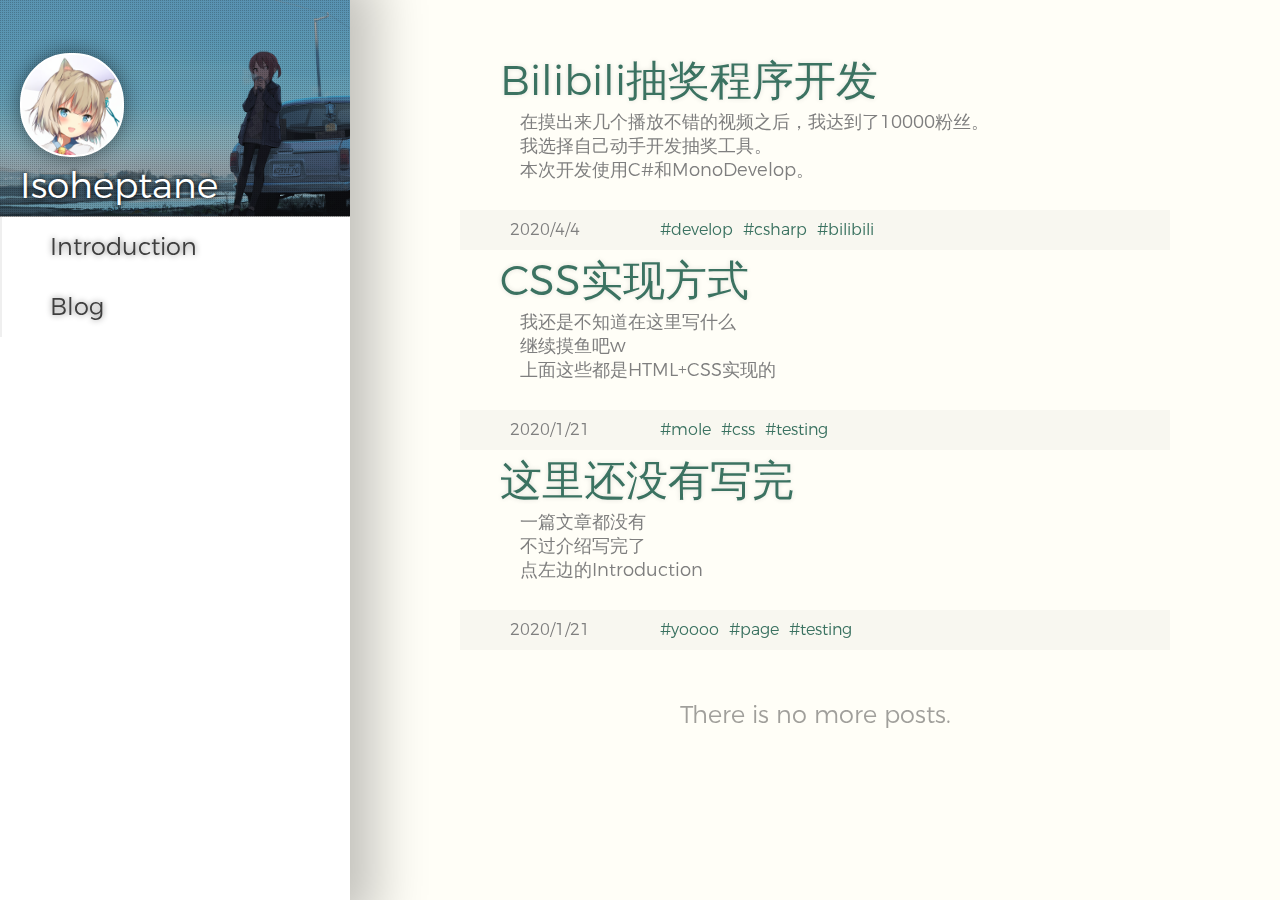
<file: blog.html>
<!DOCTYPE html>
<head>
    <link rel="stylesheet" href="style/universal.css">
    <script src="scripts/universal.js"></script>
    <title>七碳烷烃的blog</title>
</head>
<body id="body">

    <div id="sideMenu">
        <div id="sideMenu_top">
            <img id="sideMenu_image" src="resource/images/sidetop.png" width="100%">
            <div id="sideMenu_topMask"></div>
            <div id="sideMenu_picture">
                <img src="resource/images/a.png" width="100%">
            </div>
            <div id="sideMenu_name">Isoheptane</div>
        </div>
        <div id="sideMenu_menu">
            <div class="sideMenu_elements" onclick="jump('introduction.html')"">
                <div class="sideMenu_ele_bg">
                    <div class="sideMenu_ele_text">
                        Introduction
                    </div>
                </div>
            </div>
            <div class="sideMenu_elements" onclick="jump('blog.html')">
                <div class="sideMenu_ele_bg">
                    <div class="sideMenu_ele_text">
                        Blog
                    </div>
                </div>
            </div>
        </div>
    </div>

    <div id="content">
        <div class="postbox">
            <div class="postbox_title" onclick="jump('pages/bilibili_prize.html')">Bilibili抽奖程序开发</div>
            <div class="postbox_content">
                在摸出来几个播放不错的视频之后，我达到了10000粉丝。<br>
                我选择自己动手开发抽奖工具。<br>
                本次开发使用C#和MonoDevelop。<br>
            </div>
            <div class="postbox_tag">
                <p class="postbox_tag_date">
                    2020/4/4
                </p>
                <p class="postbox_tag_tags">
                    <span class="postbox_tag_t" onmouseup="jump('pages/cat/sss.html')">#develop</span>
                    <span class="postbox_tag_t">#csharp</span>
                    <span class="postbox_tag_t">#bilibili</span>
                </p>
            </div>
            <div class="postbox_anim"></div>
        </div>
        
        <div class="postbox">
            <div class="postbox_title" onclick="jump('pages/article/htmlstatics.html')">CSS实现方式</div>
            <div class="postbox_content">
                我还是不知道在这里写什么<br>
                继续摸鱼吧w<br>
                上面这些都是HTML+CSS实现的<br>
            </div>
            <div class="postbox_tag">
                <p class="postbox_tag_date">
                    2020/1/21
                </p>
                <p class="postbox_tag_tags">
                    <span class="postbox_tag_t" onmouseup="jump('pages/cat/sss.html')">#mole</span>
                    <span class="postbox_tag_t">#css</span>
                    <span class="postbox_tag_t">#testing</span>
                </p>
            </div>
            <div class="postbox_anim"></div>
        </div>

        <div class="postbox">
            <div class="postbox_title" onclick="jump('pages/article/htmlstatics.html')">这里还没有写完</div>
            <div class="postbox_content">
                一篇文章都没有<br>
                不过介绍写完了<br>
                点左边的Introduction<br>
            </div>
            <div class="postbox_tag">
                <p class="postbox_tag_date">
                    2020/1/21
                </p>
                <p class="postbox_tag_tags">
                    <span class="postbox_tag_t" onmouseup="jump('pages/cat/sss.html')">#yoooo</span>
                    <span class="postbox_tag_t">#page</span>
                    <span class="postbox_tag_t">#testing</span>
                </p>
            </div>
            <div class="postbox_anim"></div>
        </div>

        <div id="content_end">
            There is no more posts.
        </div>
    </div>

    <div id="font"></div>
</body>
</file>
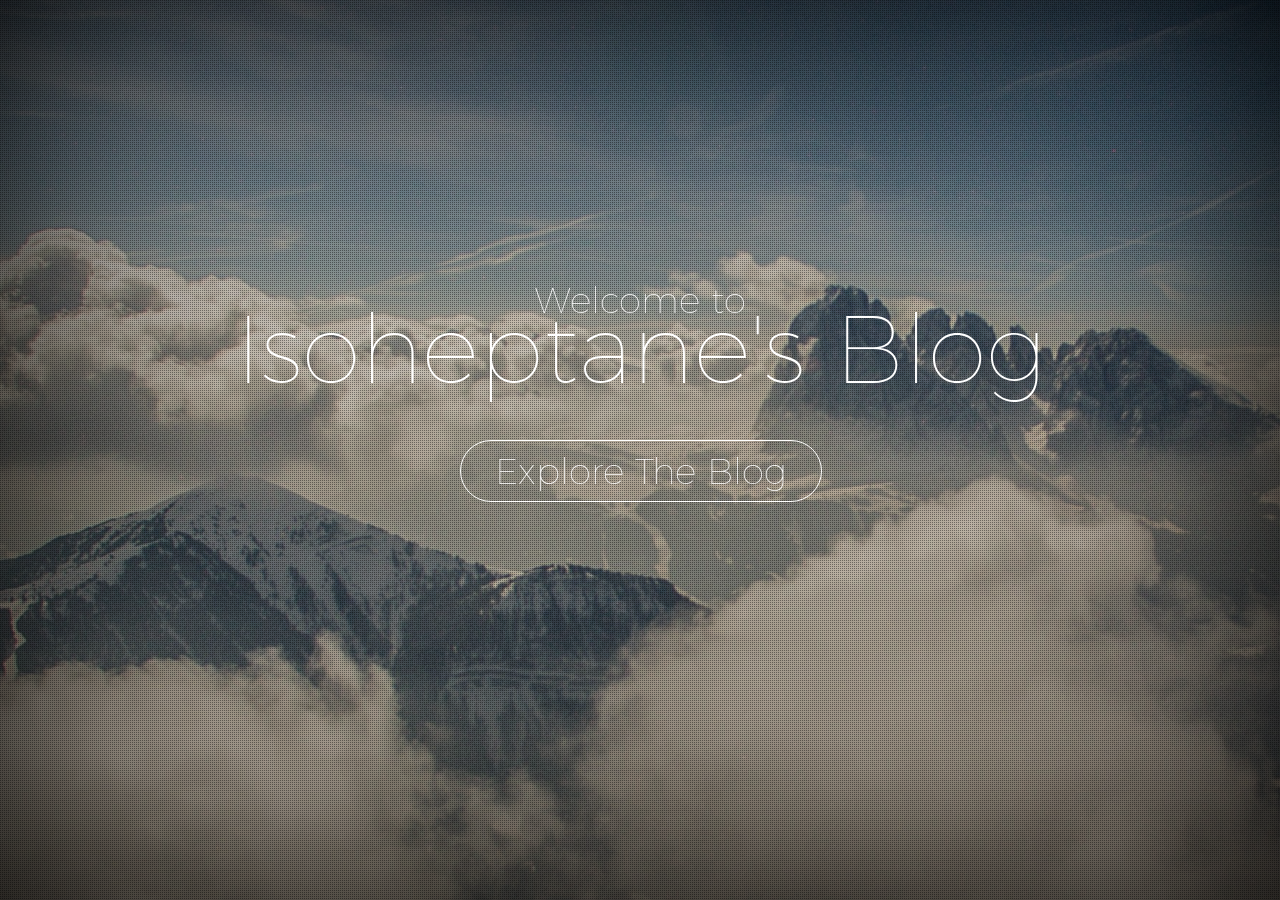
<file: index_deprecated.html>
<!DOCTYPE html>
<head>
    <link rel="stylesheet" href="style/universal.css">
    <link rel="stylesheet" href="style/index.css">
</head>
<body id="body">
    <div id="banner_border">
        <img id="banner_image" src="resource/images/index.jpg" height="150%">
        <div id="banner_mask"></div>
        <div id="banner_darkMask"></div>
        <div id="banner_text">
            <div id="banner_subtitle">
                Welcome to
            </div>
            <div id="banner_title">
                Isoheptane's Blog
            </div>
            <div id="banner_button" onclick="window.location.href = 'blog.html'">
                Explore The Blog
            </div>
        </div>
    </div>
</body>
</file>
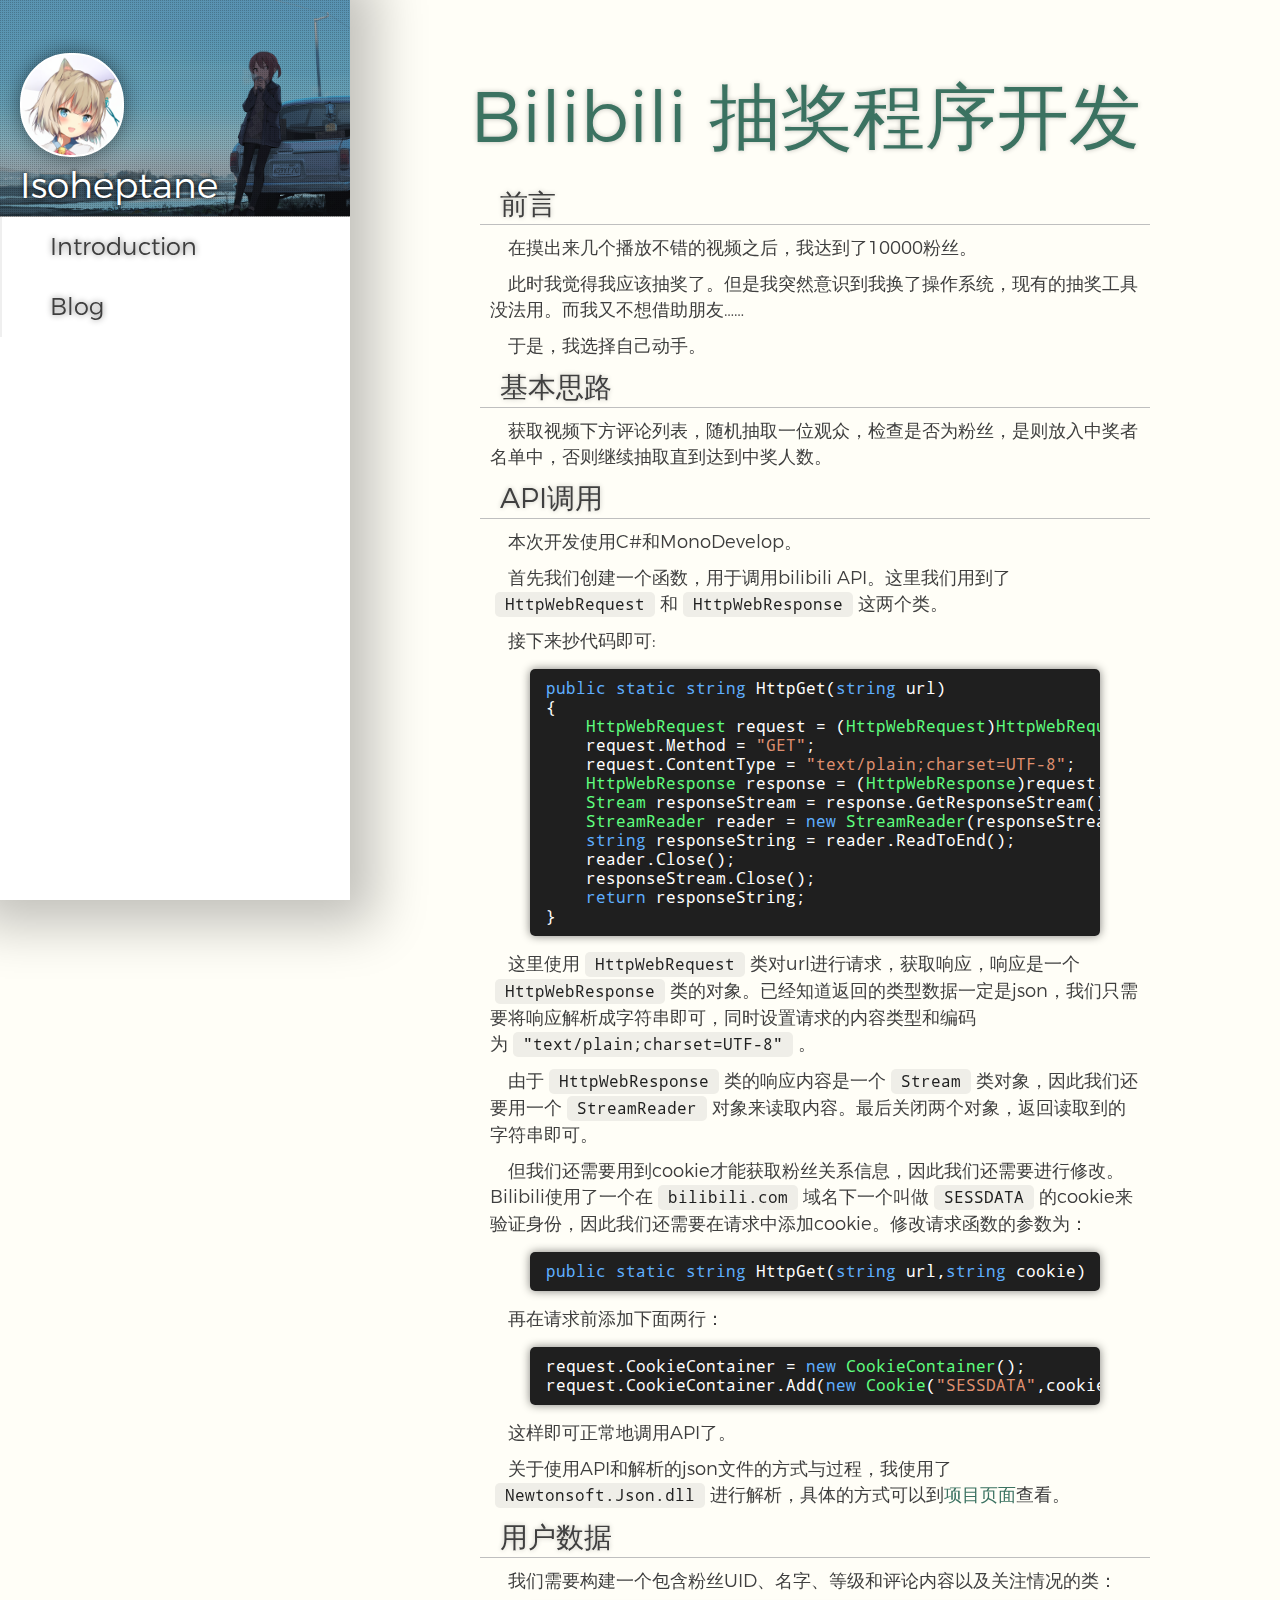
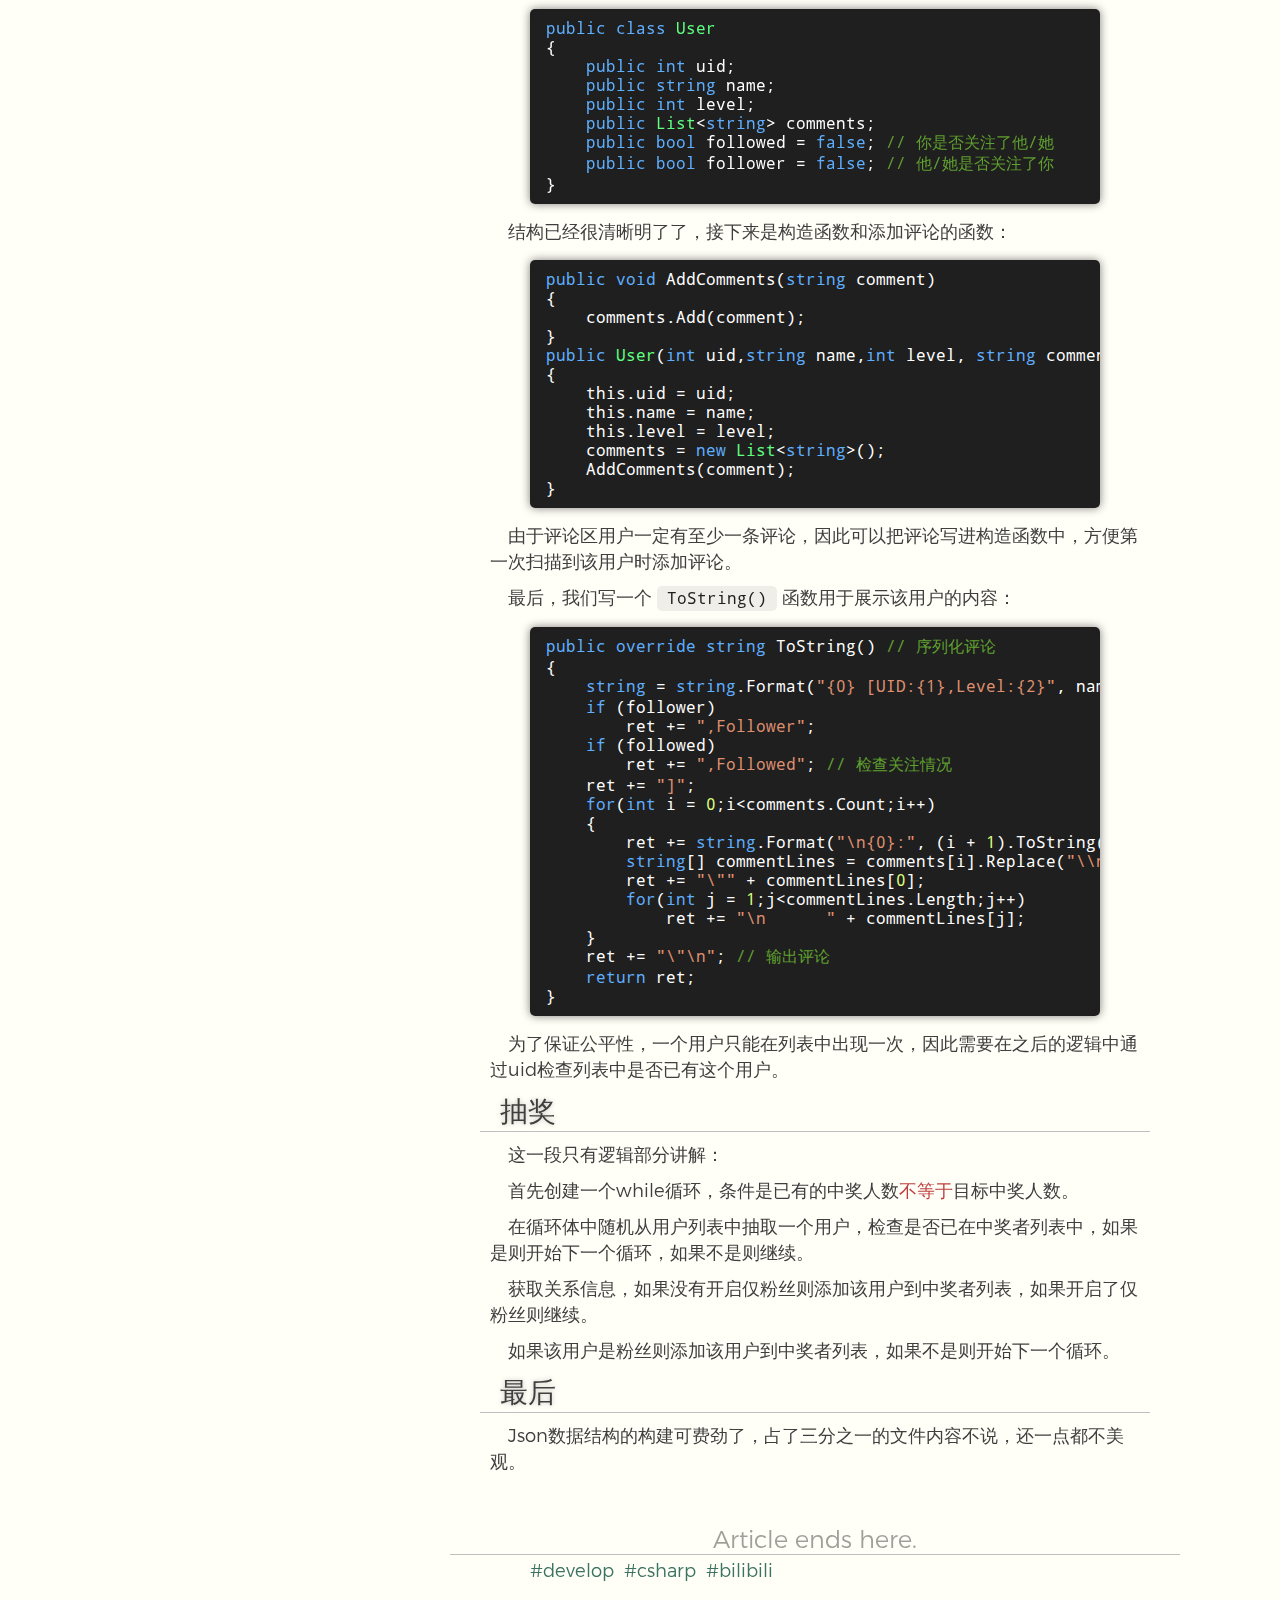
<file: pages/bilibili_prize.html>
<!DOCTYPE html>
<head>
    <link rel="stylesheet" href="../style/universal.css">
    <link rel="stylesheet" href="../style/article.css">
    <link rel="stylesheet" href="../style/code.css">
    <script src="../scripts/universal.js"></script>
    <title>Bilibili 抽奖程序开发 | 七碳烷烃</title>
</head>
<body id="body">

    <div id="sideMenu">
        <div id="sideMenu_top">
            <img id="sideMenu_image" src="../resource/images/sidetop.png" width="100%">
            <div id="sideMenu_topMask"></div>
            <div id="sideMenu_picture">
                <img src="../resource/images/a.png" width="100%">
            </div>
            <div id="sideMenu_name">Isoheptane</div>
        </div>
        <div id="sideMenu_menu">
            <div class="sideMenu_elements" onclick="jump('../introduction.html')">
                <div class="sideMenu_ele_bg">
                    <div class="sideMenu_ele_text">
                        Introduction
                    </div>
                </div>
            </div>
            <div class="sideMenu_elements" onclick="jump('../blog.html')">
                <div class="sideMenu_ele_bg">
                    <div class="sideMenu_ele_text">
                        Blog
                    </div>
                </div>
            </div>
        </div>
    </div>

    <div id="content">
        <div class="title">Bilibili 抽奖程序开发</div>
        <div class="article">


            <div class="subtitle">前言</div>
            <hr color="#bfbfbf" size="1">
            <p>
                在摸出来几个播放不错的视频之后，我达到了10000粉丝。
            </p>
            <p>
                此时我觉得我应该抽奖了。但是我突然意识到我换了操作系统，现有的抽奖工具没法用。而我又不想借助朋友……
            </p>
            <p>
                于是，我选择自己动手。
            </p>
            <div class="subtitle">基本思路</div>
            <hr color="#bfbfbf" size="1">
            <p>
                获取视频下方评论列表，随机抽取一位观众，检查是否为粉丝，是则放入中奖者名单中，否则继续抽取直到达到中奖人数。
            </p>


            <div class="subtitle">API调用</div>
            <hr color="#bfbfbf" size="1">
            <p>
                本次开发使用C#和MonoDevelop。
            </p>
            <p>
                首先我们创建一个函数，用于调用bilibili API。这里我们用到了<span class="code">HttpWebRequest</span>和<span class="code">HttpWebResponse</span>这两个类。
            </p>
            <p>
                接下来抄代码即可:
            </p>
                <pre>
<span class="codes keyword">public static string</span> HttpGet(<span class="codes keyword">string</span> url)
{
    <span class="codes class">HttpWebRequest</span> request = (<span class="codes class">HttpWebRequest</span>)<span class="codes class">HttpWebRequest</span>.Create(url);
    request.Method = <span class="codes string">"GET"</span>;
    request.ContentType = <span class="codes string">"text/plain;charset=UTF-8"</span>;
    <span class="codes class">HttpWebResponse</span> response = (<span class="codes class">HttpWebResponse</span>)request.GetResponse();
    <span class="codes class">Stream</span> responseStream = response.GetResponseStream();
    <span class="codes class">StreamReader</span> reader = <span class="codes keyword">new</span> <span class="codes class">StreamReader</span>(responseStream, Encoding.GetEncoding(<span class="codes string">"utf-8"</span>));
    <span class="codes keyword">string</span> responseString = reader.ReadToEnd();
    reader.Close();
    responseStream.Close();
    <span class="codes keyword">return</span> responseString;
}</pre>
            <p>
                这里使用<span class="code">HttpWebRequest</span>类对url进行请求，获取响应，响应是一个<span class="code">HttpWebResponse</span>类的对象。已经知道返回的类型数据一定是json，我们只需要将响应解析成字符串即可，同时设置请求的内容类型和编码为<span class="code">"text/plain;charset=UTF-8"</span>。
            </p>
            <p>
                由于<span class="code">HttpWebResponse</span>类的响应内容是一个<span class="code">Stream</span>类对象，因此我们还要用一个<span class="code dark_class">StreamReader</span>对象来读取内容。最后关闭两个对象，返回读取到的字符串即可。
            </p>
            <p>
                但我们还需要用到cookie才能获取粉丝关系信息，因此我们还需要进行修改。Bilibili使用了一个在<span class="code">bilibili.com</span>域名下一个叫做<span class="code">SESSDATA</span>的cookie来验证身份，因此我们还需要在请求中添加cookie。修改请求函数的参数为：
            </p>
            <pre>
<span class="codes keyword">public static string</span> HttpGet(<span class="codes keyword">string</span> url,<span class="codes keyword">string</span> cookie)</pre>
            <p>
                再在请求前添加下面两行：
            </p>
            <pre>
request.CookieContainer = <span class="codes keyword">new</span> <span class="codes class">CookieContainer</span>();
request.CookieContainer.Add(<span class="codes keyword">new</span> <span class="codes class">Cookie</span>(<span class="codes string">"SESSDATA"</span>,cookie,<span class="codes string">"/"</span>,<span class="codes string">"bilibili.com"</span>));</pre>
            <p>
                这样即可正常地调用API了。
            </p>
            <p>
                关于使用API和解析的json文件的方式与过程，我使用了<span class="code">Newtonsoft.Json.dll</span>进行解析，具体的方式可以到<a href="https://github.com/c7aerospace/BilibiliPrize">项目页面</a>查看。
            </p>


            <div class="subtitle">用户数据</div>
            <hr color="#bfbfbf" size="1">
            <p>
                我们需要构建一个包含粉丝UID、名字、等级和评论内容以及关注情况的类：
            </p>
<pre>
<span class="codes keyword">public class</span> <span class="codes class">User</span>
{
    <span class="codes keyword">public int</span> uid;
    <span class="codes keyword">public string</span> name;
    <span class="codes keyword">public int</span> level;
    <span class="codes keyword">public</span> <span class="codes class">List</span>&lt;<span class="codes keyword">string</span>&gt; comments;
    <span class="codes keyword">public bool</span> followed = <span class="codes keyword">false</span>; <span class="codes comments">// 你是否关注了他/她</span>
    <span class="codes keyword">public bool</span> follower = <span class="codes keyword">false</span>; <span class="codes comments">// 他/她是否关注了你</span>
}</pre>
            <p>
                结构已经很清晰明了了，接下来是构造函数和添加评论的函数：
            </p>
<pre>
<span class="codes keyword">public void</span> AddComments(<span class="codes keyword">string</span> comment)
{
    comments.Add(comment);
}
<span class="codes keyword">public</span> <span class="codes class">User</span>(<span class="codes keyword">int</span> uid,<span class="codes keyword">string</span> name,<span class="codes keyword">int</span> level, <span class="codes keyword">string</span> comment)
{
    this.uid = uid;
    this.name = name;
    this.level = level;
    comments = <span class="codes keyword">new</span> <span class="codes class">List</span>&lt;<span class="codes keyword">string</span>&gt;();
    AddComments(comment);
}
</pre>
            <p>
                由于评论区用户一定有至少一条评论，因此可以把评论写进构造函数中，方便第一次扫描到该用户时添加评论。
            </p>
            <p>
                最后，我们写一个<span class="code">ToString()</span>函数用于展示该用户的内容：
            </p>
<pre>
<span class="codes keyword">public override string</span> ToString() <span class="codes comments">// 序列化评论</span>
{
    <span class="codes keyword">string</span> = <span class="codes keyword">string</span>.Format(<span class="codes string">"{0} [UID:{1},Level:{2}"</span>, name, uid, level); <span class="codes comments">// 这一段首先会输出基本的信息</span>
    <span class="codes keyword">if</span> (follower)
        ret += <span class="codes string">",Follower"</span>;
    <span class="codes keyword">if</span> (followed)
        ret += <span class="codes string">",Followed"</span>; <span class="codes comments">// 检查关注情况</span>
    ret += <span class="codes string">"]"</span>;
    <span class="codes keyword">for</span>(<span class="codes keyword">int</span> i = <span class="codes num">0</span>;i&lt;comments.Count;i++)
    {
        ret += <span class="codes keyword">string</span>.Format(<span class="codes string">"\n{0}:"</span>, (i + <span class="codes num">1</span>).ToString().PadLeft(<span class="codes num">4</span>));
        <span class="codes keyword">string</span>[] commentLines = comments[i].Replace(<span class="codes string">"\\n"</span>, <span class="codes string">"\n"</span>).Split(<span class="codes string">'\n'</span>);
        ret += <span class="codes string">"\""</span> + commentLines[<span class="codes num">0</span>];
        <span class="codes keyword">for</span>(<span class="codes keyword">int</span> j = <span class="codes num">1</span>;j&lt;commentLines.Length;j++)
            ret += <span class="codes string">"\n      "</span> + commentLines[j];
    }
    ret += <span class="codes string">"\"\n"</span>; <span class="codes comments">// 输出评论</span>
    <span class="codes keyword">return</span> ret;
}
</pre>
            <p>
                为了保证公平性，一个用户只能在列表中出现一次，因此需要在之后的逻辑中通过uid检查列表中是否已有这个用户。
            </p>
            <div class="subtitle">抽奖</div>
            <hr color="#bfbfbf" size="1">
            <p>
                这一段只有逻辑部分讲解：
            </p>
            <p>
                首先创建一个while循环，条件是已有的中奖人数<span class="red">不等于</span>目标中奖人数。
            </p>
            <p>
                在循环体中随机从用户列表中抽取一个用户，检查是否已在中奖者列表中，如果是则开始下一个循环，如果不是则继续。
            </p>
            <p>
                获取关系信息，如果没有开启仅粉丝则添加该用户到中奖者列表，如果开启了仅粉丝则继续。
            </p>
            <p>
                如果该用户是粉丝则添加该用户到中奖者列表，如果不是则开始下一个循环。
            </p>
            <div class="subtitle">最后</div>
            <hr color="#bfbfbf" size="1">
            <p>
                Json数据结构的构建可费劲了，占了三分之一的文件内容不说，还一点都不美观。
            </p>
        </div>
        <div id="footer">
            Article ends here.
            <hr color="#bfbfbf" size="1">
            <div id="tags">
                <a class="tag">#develop</a>
                <a class="tag">#csharp</a>
                <a class="tag">#bilibili</a>
            </div>
        </div>
    </div>
</body>
</file>
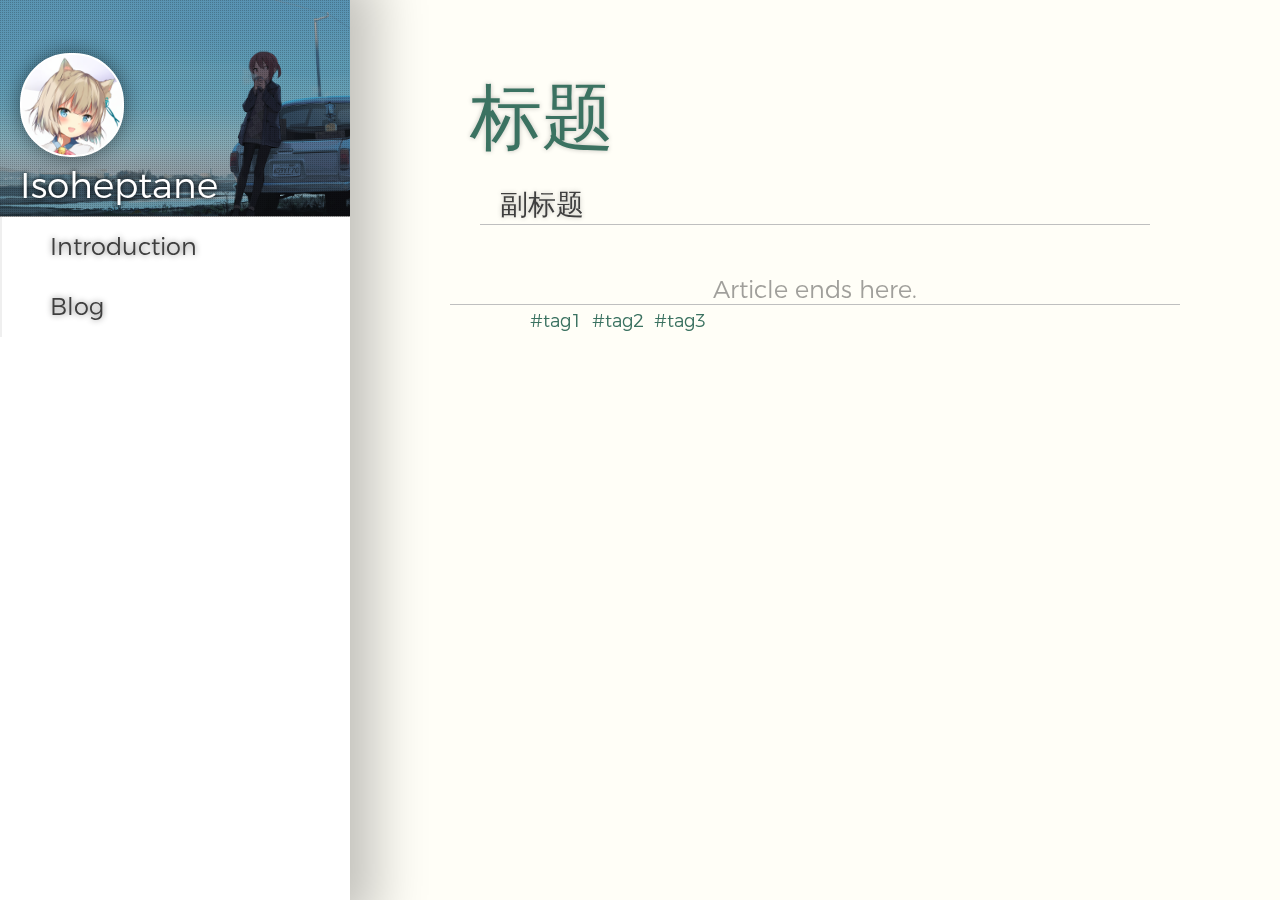
<file: pages/template.html>
<!DOCTYPE html>
<head>
    <link rel="stylesheet" href="../style/universal.css">
    <link rel="stylesheet" href="../style/article.css">
    <script src="../scripts/universal.js"></script>
</head>
<body id="body">

    <div id="sideMenu">
        <div id="sideMenu_top">
            <img id="sideMenu_image" src="../resource/images/sidetop.png" width="100%">
            <div id="sideMenu_topMask"></div>
            <div id="sideMenu_picture">
                <img src="../resource/images/a.png" width="100%">
            </div>
            <div id="sideMenu_name">Isoheptane</div>
        </div>
        <div id="sideMenu_menu">
            <div class="sideMenu_elements" onclick="jump('../introduction.html')">
                <div class="sideMenu_ele_bg">
                    <div class="sideMenu_ele_text">
                        Introduction
                    </div>
                </div>
            </div>
            <div class="sideMenu_elements" onclick="jump('../blog.html')">
                <div class="sideMenu_ele_bg">
                    <div class="sideMenu_ele_text">
                        Blog
                    </div>
                </div>
            </div>
        </div>
    </div>

    <div id="content">
        <div class="title">标题</div>
        <div class="article">
            <div class="subtitle">副标题</div>
            <hr color="#bfbfbf" size="1">
        </div>
        <div id="footer">
            Article ends here.
            <hr color="#bfbfbf" size="1">
            <div id="tags">
                <a class="tag">#tag1</a>
                <a class="tag">#tag2</a>
                <a class="tag">#tag3</a>
            </div>
        </div>
    </div>
</body>
</file>
<file: style/universal.css>
*{
    font-family: '_Montserrat Light';
    color: #1F1F1F;
    backface-visibility: hidden;
}
*::selection{
    background-color: #0000001F;
    mix-blend-mode: multiply;
}
@font-face{
    font-family: '_Montserrat Light';
    src:url("../resource/fonts/Montserrat-Light.otf");
}
@font-face{
    font-family: '_Montserrat Thin';
    src:url("../resource/fonts/Montserrat-Thin.otf");
}
@font-face{
    font-family: '_Noto Mono';
    src:url("../resource/fonts/NotoMono-Regular.ttf");
}
#body{
    background-color: #fffef7;
}
#sideMenu{
    position: fixed;
    left: 0px;
    top: 0px;
    bottom: 0px;
    width: 350px;
    background-color: white;
    box-shadow: #0000003f 0px 0px 50px 25px;
    overflow: hidden;
}
#sideMenu_top{
    position: absolute;
    left: 0px;
    right: 0px;
    top: 0px;
    height: 217px;
    user-select: none;
}
#sideMenu_topMask{
    position: absolute;
    left: 0px;
    right: 0px;
    top: 0px;
    bottom: 0px;
    background-color: #0000007f;
    background-image: url("../resource/images/mask.png");
    opacity: 33%;
}
#sideMenu_image{
    border-bottom: 1px solid #0000003f;
}
#sideMenu_picture{
    position: absolute;
    left: 20px;
    bottom: 60px;
    width: 100px;
    height: 100px;
    background-color: white;
    border-radius: 50px;
    border: 2px solid white;
    overflow: hidden;
    box-shadow: #0000007f 0px 0px 20px 0px;
    transition: 0.15s;
    user-select: none;
}
#sideMenu_picture:hover{
    left: 15px;
    bottom: 55px;
    width: 110px;
    height: 110px;
    border-radius: 55px;
    box-shadow: #000000 0px 0px 20px 0px;
}
#sideMenu_picture:active{
    box-shadow: #ffffff 0px 0px 20px 0px;
}
#sideMenu_name{
    position: absolute;
    left: 20px;
    bottom: 10px;
    font-family: '_Montserrat Light';
    font-size: 36px;
    color: white;
    text-shadow: 0px 0px 5px #000000 ;
    user-select: none;
}
#sideMenu_menu{
    position: absolute;
    left: 0px;
    right: 0px;
    top: 217px;
}
.sideMenu_elements{
    height: 60px;
    font-family: '_Montserrat Light';
    font-size: 24px;
    cursor: pointer;
    user-select: none;
    /*border-bottom: 1px solid #0000003F;*/
}
.sideMenu_ele_bg{
    position: relative;
    left: 0px;
    top: 0px;
    height: 60px;
    width: 2px;
    background-color: #efefef;
    transition: 0.4s;
    z-index: 1;
}
.sideMenu_elements:hover .sideMenu_ele_bg{
    width: 350px;
}
.sideMenu_elements:active .sideMenu_ele_bg{
    background-color: #FFDFDF;
}
.sideMenu_ele_text{
    position: relative;
    left: 50px;
    width: 300px;
    color: #3f3f3f;
    text-shadow: 0px 0px 6px #0000007F ;
    line-height: 60px;
}
#content{
    position: absolute;
    left: 450px;
    top: 50px;
    right: 100px;
}
#content_end{
    position: relative;
    left: 0px;
    right: 0px;
    bottom: 0px;
    margin-top: 50px;
    font-family: '_Montserrat Light';
    font-size: 24px;
    text-align: center;
    color: #0000005f;
}
.postbox{
    margin-left: 10px;
    margin-right: 10px;
    padding-left: 10px;
    padding-right: 10px;
    left: 0px;
    right: 0px;
    height: 200px;
    /* border-bottom: 0px #bfbfbf solid; */ /* This style is deprecated because of it's terrible effects */
    box-shadow: #3b72613f 0px 0px 0px 0px;
    overflow: hidden;
}
.postbox_anim{
    position: relative;
    width: 0px;
    height: 200px;
    left: -10px;
    top: -200px;
    background-color: #3b7261;
    box-shadow: #3b72613f 0px 0px 0px 0px;
    transition: 0.15s;
    transition-timing-function: cubic-bezier(0.5,0.7,0.5,1);
    /*mix-blend-mode: multiply;*/
}
.postbox:hover .postbox_anim{
    width: 10px;
    background-color: #3b7261;
    box-shadow: #3b72613f 0px 0px 20px 10px;
}
.postbox_title{
    padding-left: 30px;
    margin-top: 0px;
    margin-bottom: 0px;
    font-size: 42px;
    color: #3b7261;
    height: 60px;
    text-shadow: 0px 0px 5px #0000001f;
    transition: 0.05s;
    cursor: pointer;
    user-select: none;
    font-style: normal;
    line-height: 60px;
    transition: 0.2s;
}
.postbox_title:hover
{
    color: #4b9271;
    text-shadow: 0px 0px 5px #6bb2917f;
}
.postbox_content{
    margin-left: 30px;
    padding-left: 20px;
    font-size: 18px;
    color: #7f7f7f;
    overflow: hidden;
    text-overflow: ellipsis;
    height: 100px;
}
.postbox_tag{
    position: relative;
    right: 10px;
    padding-left: 20px;
    padding-right: 20px;
    font-size: 16px;
    background-color: #00000007;
    height: 40px;
    width: 100%;
}
.postbox_tag_date{
    position: absolute;
    color: #7f7f7f;
    left: 30px;
    height: 40px;
    width: 100px;
    margin-top: 0px;
    margin-bottom: 0px;
    margin-left: 20px;
    line-height: 40px;
}
.postbox_tag_tags{
    position: absolute;

    left: 200px;
    width: 100px;
    margin-top: 0px;
    margin-bottom: 0px;
    height: 40px;
    width: 300px;
    line-height: 40px;
}
.postbox_tag_t{
    color: #3b7261;
    height: 28px;
    transition: 0.05s;
    margin-right: 5px;
    cursor: pointer;
}
.postbox_tag_t:hover{
    color: #41c199;
    height: 28px;
}
#font{
    mix-blend-mode: multiply;
}
</file>
<file: style/index.css>
#body{
    background-color: #FFFFFF;
}
#banner_border{
    position: absolute;
    left: 0px;
    top: 0px;
    right: 0px;
    bottom: 0px;
    overflow: hidden;
    align-content: center;
}
#banner_mask{
    position: absolute;
    left: 0px;
    right: 0px;
    top: 0px;
    bottom: 0px;
    background-color: #0000005F;
    background-image: url("../resource/images/mask.png");
    opacity: 50%;
}
#banner_image{
    position: relative;
    left: -25%;
    top: -10%;
    transition: 10s;
}
#banner_border:hover #banner_image{
    left: -40%;
    top: -22.5%;
    height: 180%;
}
#banner_text
{
    position: absolute;
    left: 0%;
    right: 0%;
    top: calc(37.5% - 48px);
    bottom: 0%;
}
#banner_darkMask
{
    position: absolute;
    left: 0px;
    right: 0px;
    top: 0px;
    bottom: 0px;
    box-shadow: inset 0px 0px 300px 0px #000000;
}
#banner_title
{
    position: absolute;
    top: 0px;
    left: 0px;
    right: 0px;
    text-align: center;
    font-family: '_Montserrat Thin';
    font-size: 96px;
    color: white;
    user-select: none;
}
#banner_subtitle
{
    position: absolute;
    top: -12px;
    left: 0px;
    right: 0px;
    text-align: center;
    font-family: '_Montserrat Thin';
    font-size: 36px;
    color: white;
    user-select: none;
}
#banner_button
{
    position: absolute;
    top: 150px;
    left: calc(50% - 180px);
    width: 360px;
    height: 60px;
    border-radius: 32px;
    border: 1px solid white;
    background-color: #00000000;
    text-align: center;
    font-family: '_Montserrat Thin';
    font-size: 36px;
    color: white;
    user-select: none;
    cursor: pointer;
    transition: 0.2s;
    mix-blend-mode: screen;
    line-height: 60px;
}
#banner_button:hover{
    background-color: white;
    color: black;
}
</file>
<file: style/article.css>
.title{
    color: #3b7261;
    font-size: 72px;
    padding-left: 20px;
    margin-top: 20px;
    margin-bottom: 20px;
    text-shadow: 0px 0px 5px #0000003f;
}
.subtitle{
    color: #3f3f3f;
    font-size: 28px;
    padding-left: 20px;
    margin-top: 0px;
    margin-bottom: 0px;
    text-shadow: 0px 0px 5px #0000003f;
}
.article{
    padding-left: 30px;
    padding-right: 30px;
    font-size: 18px;
    color: #3f3f3f;
}
p{
    color: #3f3f3f;
    padding-left: 10px;
    padding-right: 10px;
    margin-top: 10px;
    margin-bottom: 10px;
    text-indent: 18px;
    line-height: 26px;
}
.reference{
    margin-left: 50px;
    margin-right: 50px;
    text-align: center;
    height: 80px;
    background-color: #0000000f;
    color: #5f5f5f;
    font-size: 24px;
    font-style: italic;
}
hr{
    margin-top: 0px;
    margin-bottom: 5px;
}
.darken{
    color: #9f9f9f;
}
.red{
    color: #bf3f3f;
}
.green{
    color: #3fbf7f;
}
.blue{
    color: #3f7fbf;
}
.black{
    color: #1f1f1f;
}
.italic{
    font-style: italic;
}
.picture{
    box-shadow: 0px 0px 5px 2px #0000003f;
}
a,a:link,a:visited,a:active{
    color: #3b7261;
    text-decoration: none;
    transition: 0.05s;
}
a:hover{
    color: #41c199;
}
#footer{
    margin-top: 50px;
    height: 50px;
    text-align: center;
    font-size: 24px;
    color: #0000005f;
}
#tags{
    height: 50px;
    text-align: left;
    font-size: 18px;
    margin-bottom: 50px;
    padding-left: 80px;
}
.tag{
    color: #3b7261;
    transition: 0.05s;
    margin-right: 5px;
    cursor: pointer;
}
.tag:hover{
    color: #41c199;
}

@font-face{
    font-family: '_Noto Mono';
    src:url("../resource/fonts/NotoMono-Regular.ttf");
}

pre{
    font-size: 16px;
    font-family: '_Noto Mono';
    background-color: #1f1f1f;
    border-radius: 5px;
    color: #ffffff;
    padding-left: 16px;
    padding-right: 16px;
    padding-top: 10px;
    padding-bottom: 10px;
    margin-left: 50px;
    margin-right: 50px;
    margin-top: 15px;
    margin-bottom: 15px;
    box-shadow: #0000007f 0px 0px 10px;
    overflow: auto;
}
pre::selection{
    background-color: #FFFFFF1F;
    mix-blend-mode: screen;
}
.code{
    font-size: 16px;
    font-family: '_Noto Mono';
    background-color: #7f7f7f1f;
    border-radius: 5px;
    color: #1f1f1f;
    padding-left: 10px;
    padding-right: 10px;
    padding-top: 3px;
    padding-bottom: 3px;
    margin-left: 5px;
    margin-right: 5px;
    margin-top: 10px;
    margin-bottom: 10px;
}
</file>
<file: style/code.css>
@font-face{
    font-family: '_Noto Mono';
    src:url("../resource/fonts/NotoMono-Regular.ttf");
}

.codes
{
    font-family: '_Noto Mono';
}
.codes::selection{
    background-color: #FFFFFF1F;
    mix-blend-mode: screen;
}

.keyword
{
    color: #5fafff;
}
.class
{
    color: #5fff7f;
}
.string
{
    color: #df8f6f;
}
.comments
{
    color: #5f9f2f;
}
.num
{
    color: #dfff7f;
}
</file>
